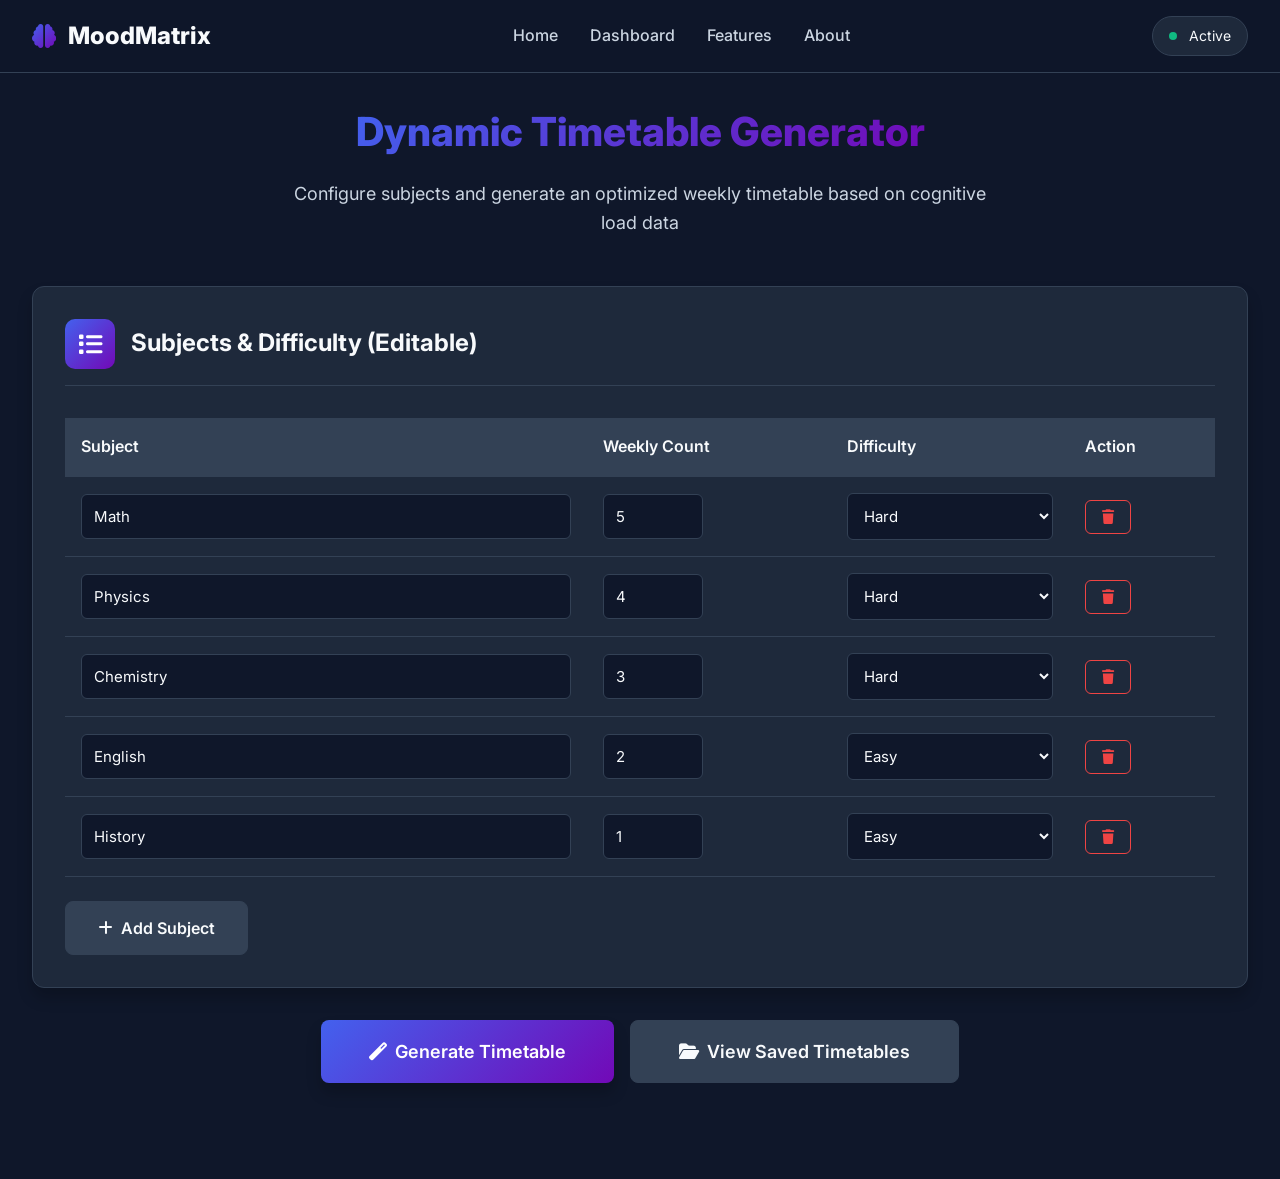
<file: frontend/timetable.html>
<!DOCTYPE html>
<html lang="en">
<head>
  <meta charset="UTF-8" />
  <meta name="viewport" content="width=device-width, initial-scale=1.0"/>
  <title>MoodMatrix - Timetable Generator</title>
  <link href="https://fonts.googleapis.com/css2?family=Inter:wght@300;400;500;600;700;800&display=swap" rel="stylesheet">
  <link rel="stylesheet" href="https://cdnjs.cloudflare.com/ajax/libs/font-awesome/6.4.0/css/all.min.css">
  <link rel="stylesheet" href="timetable.css">
</head>
<body>
  <!-- Navigation -->
  <nav class="navbar">
    <div class="nav-content">
      <div class="logo" onclick="window.location.href='index.html'">
        <i class="fas fa-brain logo-icon"></i>
        MoodMatrix
      </div>
      <ul class="nav-links">
        <li><a href="index.html">Home</a></li>
        <li><a href="index.html#dashboard">Dashboard</a></li>
        <li><a href="#features">Features</a></li>
        <li><a href="#about">About</a></li>
      </ul>
      <div class="status-indicator">
        <div class="status-dot"></div>
        <span>Active</span>
      </div>
    </div>
  </nav>

  <!-- Main Content -->
  <main class="main-content">
    <div class="container">
      <div class="page-header">
        <h1><span class="hero-title-gradient">Dynamic Timetable Generator</span></h1>
        <p class="subtitle">Configure subjects and generate an optimized weekly timetable based on cognitive load data</p>
      </div>

      <!-- Subjects Configuration Card -->
      <div class="config-card">
        <div class="card-header">
          <div class="card-icon">
            <i class="fas fa-list"></i>
          </div>
          <h2>Subjects & Difficulty (Editable)</h2>
        </div>
        
        <div class="subjects-table-container">
          <table class="subjects-table">
            <thead>
              <tr>
                <th>Subject</th>
                <th>Weekly Count</th>
                <th>Difficulty</th>
                <th>Action</th>
              </tr>
            </thead>
            <tbody id="subjectsTableBody">
              <tr>
                <td><input type="text" value="Math" class="subject-input" /></td>
                <td><input type="number" value="5" min="1" max="10" class="count-input" /></td>
                <td>
                  <select class="difficulty-select">
                    <option value="hard" selected>Hard</option>
                    <option value="medium">Medium</option>
                    <option value="easy">Easy</option>
                  </select>
                </td>
                <td><button class="delete-btn" onclick="deleteRow(this)"><i class="fas fa-trash"></i></button></td>
              </tr>
              <tr>
                <td><input type="text" value="Physics" class="subject-input" /></td>
                <td><input type="number" value="4" min="1" max="10" class="count-input" /></td>
                <td>
                  <select class="difficulty-select">
                    <option value="hard" selected>Hard</option>
                    <option value="medium">Medium</option>
                    <option value="easy">Easy</option>
                  </select>
                </td>
                <td><button class="delete-btn" onclick="deleteRow(this)"><i class="fas fa-trash"></i></button></td>
              </tr>
              <tr>
                <td><input type="text" value="Chemistry" class="subject-input" /></td>
                <td><input type="number" value="3" min="1" max="10" class="count-input" /></td>
                <td>
                  <select class="difficulty-select">
                    <option value="hard" selected>Hard</option>
                    <option value="medium">Medium</option>
                    <option value="easy">Easy</option>
                  </select>
                </td>
                <td><button class="delete-btn" onclick="deleteRow(this)"><i class="fas fa-trash"></i></button></td>
              </tr>
              <tr>
                <td><input type="text" value="English" class="subject-input" /></td>
                <td><input type="number" value="2" min="1" max="10" class="count-input" /></td>
                <td>
                  <select class="difficulty-select">
                    <option value="hard">Hard</option>
                    <option value="medium">Medium</option>
                    <option value="easy" selected>Easy</option>
                  </select>
                </td>
                <td><button class="delete-btn" onclick="deleteRow(this)"><i class="fas fa-trash"></i></button></td>
              </tr>
              <tr>
                <td><input type="text" value="History" class="subject-input" /></td>
                <td><input type="number" value="1" min="1" max="10" class="count-input" /></td>
                <td>
                  <select class="difficulty-select">
                    <option value="hard">Hard</option>
                    <option value="medium">Medium</option>
                    <option value="easy" selected>Easy</option>
                  </select>
                </td>
                <td><button class="delete-btn" onclick="deleteRow(this)"><i class="fas fa-trash"></i></button></td>
              </tr>
            </tbody>
          </table>
        </div>

        <button class="btn btn-secondary" onclick="addSubjectRow()">
          <i class="fas fa-plus"></i>
          Add Subject
        </button>
      </div>

      <!-- Generate Button -->
      <div class="action-container">
        <button class="btn btn-primary btn-large" onclick="generateTimetable()">
          <i class="fas fa-magic"></i>
          Generate Timetable
        </button>
        <button class="btn btn-secondary btn-large" onclick="showSavedTimetables()">
          <i class="fas fa-folder-open"></i>
          View Saved Timetables
        </button>
      </div>

      <!-- Loading Indicator -->
      <div id="loadingIndicator" class="loading-indicator" style="display: none;">
        <div class="spinner"></div>
        <p>Generating optimized timetable...</p>
      </div>

      <!-- Error Message -->
      <div id="errorMessage" class="error-message" style="display: none;">
        <i class="fas fa-exclamation-circle"></i>
        <span id="errorText"></span>
      </div>

      <!-- Timetable Display Card -->
      <div id="timetableCard" class="timetable-card" style="display: none;">
        <div class="card-header">
          <div class="card-icon">
            <i class="fas fa-calendar-alt"></i>
          </div>
          <h2>Generated Weekly Timetable</h2>
          <button class="btn btn-primary" onclick="saveTimetable()" style="margin-left: auto; display: inline-flex;">
            <i class="fas fa-save"></i>
            Save Timetable
          </button>
        </div>
        
        <div class="timetable-container">
          <table class="timetable" id="timetableDisplay">
            <!-- Timetable will be generated here -->
          </table>
        </div>

        <!-- Summary Section -->
        <!-- <div class="summary-section" id="summarySection"> -->
          <!-- Summary will be displayed here -->
        <!-- </div> -->
      </div>

      <!-- Saved Timetables View -->
      <div id="savedTimetablesCard" class="timetable-card" style="display: none;">
        <div class="card-header">
          <div class="card-icon">
            <i class="fas fa-archive"></i>
          </div>
          <h2>Saved Timetables</h2>
          <button class="btn btn-secondary" onclick="closeSavedTimetables()" style="margin-left: auto;">
            <i class="fas fa-times"></i>
            Close
          </button>
        </div>
        
        <div id="savedTimetablesList">
          <!-- Saved timetables will be displayed here -->
        </div>
      </div>
    </div>
  </main>

  <!-- Save Timetable Modal -->
  <div id="saveModal" class="modal" style="display: none;">
    <div class="modal-content">
      <div class="modal-header">
        <h3>Save Timetable</h3>
        <button class="close-modal" onclick="closeSaveModal()">
          <i class="fas fa-times"></i>
        </button>
      </div>
      <div class="modal-body">
        <label for="timetableName">Timetable Name:</label>
        <input type="text" id="timetableName" class="modal-input" placeholder="e.g., Spring 2024 Schedule" />
      </div>
      <div class="modal-footer">
        <button class="btn btn-secondary" onclick="closeSaveModal()">Cancel</button>
        <button class="btn btn-primary" onclick="confirmSaveTimetable()">
          <i class="fas fa-save"></i>
          Save
        </button>
      </div>
    </div>
  </div>

  <script>
    let currentTimetableData = null;
    let currentSubjects = null;

    function deleteRow(btn) {
      const row = btn.closest('tr');
      const tbody = row.parentElement;
      if (tbody.children.length > 1) {
        row.remove();
      } else {
        alert('You must have at least one subject!');
      }
    }

    function addSubjectRow() {
      const tbody = document.getElementById('subjectsTableBody');
      const newRow = document.createElement('tr');
      newRow.innerHTML = `
        <td><input type="text" value="New Subject" class="subject-input" /></td>
        <td><input type="number" value="1" min="1" max="10" class="count-input" /></td>
        <td>
          <select class="difficulty-select">
            <option value="hard">Hard</option>
            <option value="medium" selected>Medium</option>
            <option value="easy">Easy</option>
          </select>
        </td>
        <td><button class="delete-btn" onclick="deleteRow(this)"><i class="fas fa-trash"></i></button></td>
      `;
      tbody.appendChild(newRow);
    }

    function collectSubjectsFromTable() {
      const rows = document.querySelectorAll('#subjectsTableBody tr');
      const subjects = [];
      
      rows.forEach(row => {
        const nameInput = row.querySelector('.subject-input');
        const countInput = row.querySelector('.count-input');
        const difficultySelect = row.querySelector('.difficulty-select');
        
        const name = nameInput.value.trim();
        const count = parseInt(countInput.value);
        const difficulty = difficultySelect.value;
        
        if (name && count > 0) {
          subjects.push({
            name: name,
            count: count,
            difficulty: difficulty
          });
        }
      });
      
      return subjects;
    }

    async function generateTimetable() {
      const loadingIndicator = document.getElementById('loadingIndicator');
      const errorMessage = document.getElementById('errorMessage');
      const timetableCard = document.getElementById('timetableCard');
      const savedTimetablesCard = document.getElementById('savedTimetablesCard');

      // Collect subjects from the table
      const subjects = collectSubjectsFromTable();
      
      if (subjects.length === 0) {
        alert('Please add at least one subject!');
        return;
      }

      // Hide previous results
      timetableCard.style.display = 'none';
      savedTimetablesCard.style.display = 'none';
      errorMessage.style.display = 'none';
      loadingIndicator.style.display = 'flex';

      try {
        const response = await fetch('http://localhost:8000/timetable/generate-timetable-custom', {
          method: 'POST',
          headers: {
            'Content-Type': 'application/json',
          },
          body: JSON.stringify({ subjects: subjects })
        });
        
        if (!response.ok) {
          throw new Error(`HTTP error! status: ${response.status}`);
        }

        const data = await response.json();
        currentTimetableData = data.timetable;
        currentSubjects = subjects;
        
        displayTimetable(data);
        
        loadingIndicator.style.display = 'none';
        timetableCard.style.display = 'block';
        
        // Smooth scroll to timetable
        setTimeout(() => {
          timetableCard.scrollIntoView({ behavior: 'smooth', block: 'start' });
        }, 100);

      } catch (error) {
        loadingIndicator.style.display = 'none';
        errorMessage.style.display = 'flex';
        document.getElementById('errorText').textContent = `Error: ${error.message}. Make sure the backend server is running on http://localhost:8000`;
      }
    }

    function displayTimetable(data) {
      const timetable = data.timetable;
    //   const summary = data.summary;
      const tableElement = document.getElementById('timetableDisplay');
      
      // Get all unique time slots from all days
      const days = Object.keys(timetable);
      let allTimeSlots = new Set();
      
      days.forEach(day => {
        Object.keys(timetable[day]).forEach(slot => allTimeSlots.add(slot));
      });
      
      // Sort time slots in ascending order
      const timeSlots = Array.from(allTimeSlots).sort((a, b) => {
        const parseTime = (timeSlot) => {
          const startTime = timeSlot.split('-')[0].trim();
          const [hours, minutes] = startTime.split(':').map(Number);
          return hours * 60 + minutes;
        };
        return parseTime(a) - parseTime(b);
      });
      
      // Build table HTML
      let html = '<thead><tr><th class="day-header">Day / Time</th>';
      timeSlots.forEach(slot => {
        html += `<th class="time-header">${slot}</th>`;
      });
      html += '</tr></thead><tbody>';
      
      // Add rows for each day
      days.forEach(day => {
        html += `<tr><td class="day-cell">${day}</td>`;
        timeSlots.forEach(slot => {
          const subject = timetable[day][slot] || 'Free';
          const cellClass = subject === 'Self/Revision' ? 'revision-cell' : 'subject-cell';
          html += `<td class="${cellClass}">${subject}</td>`;
        });
        html += '</tr>';
      });
      
      html += '</tbody>';
      tableElement.innerHTML = html;
      
      // Display summary
    //   displaySummary(summary);
    }

    function displaySummary(summary) {
      const summarySection = document.getElementById('summarySection');
      
      let html = '<h3><i class="fas fa-chart-pie"></i> Summary</h3>';
      html += '<div class="summary-grid">';
      
      html += `
        <div class="summary-item">
          <div class="summary-label">Total Slots</div>
          <div class="summary-value">${summary.total_slots}</div>
        </div>
      `;
      
      // Display subjects assigned
      html += '<div class="summary-item full-width">';
      html += '<div class="summary-label">Subjects Distribution</div>';
      html += '<div class="subjects-list">';
      for (const [subject, count] of Object.entries(summary.subjects_assigned)) {
        html += `<span class="subject-badge">${subject}: ${count}x per week</span>`;
      }
      html += '</div></div>';
      
      // Display remaining subjects if any
      if (Object.keys(summary.remaining_subjects).length > 0) {
        html += '<div class="summary-item full-width remaining">';
        html += '<div class="summary-label"><i class="fas fa-info-circle"></i> Remaining Slots</div>';
        html += '<div class="subjects-list">';
        for (const [subject, count] of Object.entries(summary.remaining_subjects)) {
          html += `<span class="subject-badge remaining">${subject}: ${count} slot(s) remaining</span>`;
        }
        html += '</div></div>';
      }
      
      // Display subjects per day breakdown
      if (summary.subjects_per_day) {
        html += '<div class="summary-item full-width">';
        html += '<div class="summary-label">Daily Subject Distribution</div>';
        html += '<div class="daily-breakdown">';
        for (const [day, subjects] of Object.entries(summary.subjects_per_day)) {
          html += `<div class="day-subjects"><strong>${day}:</strong> ${subjects.join(', ')}</div>`;
        }
        html += '</div></div>';
      }
      
      html += '</div>';
      summarySection.innerHTML = html;
    }

    function saveTimetable() {
      if (!currentTimetableData) {
        alert('No timetable to save!');
        return;
      }
      document.getElementById('saveModal').style.display = 'flex';
      document.getElementById('timetableName').value = '';
      document.getElementById('timetableName').focus();
    }

    function closeSaveModal() {
      document.getElementById('saveModal').style.display = 'none';
    }

    async function confirmSaveTimetable() {
      const name = document.getElementById('timetableName').value.trim();
      
      if (!name) {
        alert('Please enter a name for the timetable!');
        return;
      }

      try {
        const response = await fetch('http://localhost:8000/timetable/save-timetable', {
          method: 'POST',
          headers: {
            'Content-Type': 'application/json',
          },
          body: JSON.stringify({
            name: name,
            timetable: currentTimetableData,
            subjects: currentSubjects,
            created_at: new Date().toISOString()
          })
        });

        if (!response.ok) {
          throw new Error(`HTTP error! status: ${response.status}`);
        }

        const result = await response.json();
        
        closeSaveModal();
        alert('Timetable saved successfully!');
        
      } catch (error) {
        alert(`Error saving timetable: ${error.message}`);
      }
    }

    async function showSavedTimetables() {
      const timetableCard = document.getElementById('timetableCard');
      const savedTimetablesCard = document.getElementById('savedTimetablesCard');
      const loadingIndicator = document.getElementById('loadingIndicator');
      
      timetableCard.style.display = 'none';
      loadingIndicator.style.display = 'flex';

      try {
        const response = await fetch('http://localhost:8000/timetable/saved-timetables');
        
        if (!response.ok) {
          throw new Error(`HTTP error! status: ${response.status}`);
        }

        const data = await response.json();
        
        loadingIndicator.style.display = 'none';
        displaySavedTimetables(data.timetables || []);
        savedTimetablesCard.style.display = 'block';
        
        setTimeout(() => {
          savedTimetablesCard.scrollIntoView({ behavior: 'smooth', block: 'start' });
        }, 100);

      } catch (error) {
        loadingIndicator.style.display = 'none';
        alert(`Error loading saved timetables: ${error.message}`);
      }
    }

    function displaySavedTimetables(timetables) {
      const container = document.getElementById('savedTimetablesList');
      
      if (timetables.length === 0) {
        container.innerHTML = '<div class="no-timetables"><i class="fas fa-inbox"></i><p>No saved timetables yet</p></div>';
        return;
      }

      let html = '<div class="saved-timetables-grid">';
      
      timetables.reverse().forEach(tt => {
        const date = new Date(tt.created_at).toLocaleDateString('en-US', {
          year: 'numeric',
          month: 'short',
          day: 'numeric'
        });
        
        html += `
          <div class="saved-timetable-item">
            <div class="saved-timetable-header">
              <h4>${tt.name}</h4>
              <button class="delete-saved-btn" onclick="deleteSavedTimetable(${tt.id})">
                <i class="fas fa-trash"></i>
              </button>
            </div>
            <div class="saved-timetable-meta">
              <span><i class="fas fa-calendar"></i> ${date}</span>
              <span><i class="fas fa-book"></i> ${tt.subjects.length} subjects</span>
            </div>
            <button class="btn btn-secondary btn-sm" onclick="viewSavedTimetable(${tt.id})">
              <i class="fas fa-eye"></i>
              View Timetable
            </button>
          </div>
        `;
      });
      
      html += '</div>';
      container.innerHTML = html;
    }

    async function viewSavedTimetable(id) {
      try {
        const response = await fetch('http://localhost:8000/timetable/saved-timetables');
        const data = await response.json();
        
        const timetable = data.timetables.find(tt => tt.id === id);
        
        if (timetable) {
          currentTimetableData = timetable.timetable;
          currentSubjects = timetable.subjects;
          
          displayTimetable({
            timetable: timetable.timetable,
            summary: {
              total_slots: Object.values(timetable.timetable).reduce((sum, day) => sum + Object.keys(day).length, 0),
              subjects_assigned: timetable.subjects.reduce((acc, s) => {
                acc[s.name] = s.count;
                return acc;
              }, {}),
              remaining_subjects: {},
              subjects_per_day: Object.entries(timetable.timetable).reduce((acc, [day, slots]) => {
                acc[day] = [...new Set(Object.values(slots).filter(s => s !== 'Self/Revision'))];
                return acc;
              }, {})
            }
          });
          
          document.getElementById('savedTimetablesCard').style.display = 'none';
          document.getElementById('timetableCard').style.display = 'block';
          
          setTimeout(() => {
            document.getElementById('timetableCard').scrollIntoView({ behavior: 'smooth', block: 'start' });
          }, 100);
        }
        
      } catch (error) {
        alert(`Error loading timetable: ${error.message}`);
      }
    }

    async function deleteSavedTimetable(id) {
      if (!confirm('Are you sure you want to delete this timetable?')) {
        return;
      }

      try {
        const response = await fetch(`http://localhost:8000/timetable/saved-timetables/${id}`, {
          method: 'DELETE'
        });

        if (!response.ok) {
          throw new Error(`HTTP error! status: ${response.status}`);
        }

        // Refresh the list
        showSavedTimetables();
        
      } catch (error) {
        alert(`Error deleting timetable: ${error.message}`);
      }
    }

    function closeSavedTimetables() {
      document.getElementById('savedTimetablesCard').style.display = 'none';
    }

    // Close modal when clicking outside
    window.onclick = function(event) {
      const modal = document.getElementById('saveModal');
      if (event.target === modal) {
        closeSaveModal();
      }
    }
  </script>
</body>
</html>
</file>
<file: frontend/timetable.css>
* {
    margin: 0;
    padding: 0;
    box-sizing: border-box;
}

:root {
    --primary: #4361ee;
    --primary-dark: #3a56d4;
    --secondary: #7209b7;
    --accent: #06d6a0;
    --accent-dark: #05b989;
    --dark-bg: #0f172a;
    --card-bg: #1e293b;
    --card-bg-light: #334155;
    --text-primary: #f8fafc;
    --text-secondary: #cbd5e1;
    --text-muted: #94a3b8;
    --border: #334155;
    --success: #10b981;
    --warning: #f59e0b;
    --danger: #ef4444;
    --info: #3b82f6;
    --shadow-sm: 0 4px 6px rgba(0, 0, 0, 0.1);
    --shadow-md: 0 10px 15px rgba(0, 0, 0, 0.2);
    --shadow-lg: 0 20px 25px rgba(0, 0, 0, 0.25);
    --gradient-primary: linear-gradient(135deg, var(--primary) 0%, var(--secondary) 100%);
    --gradient-accent: linear-gradient(135deg, var(--accent) 0%, #118ab2 100%);
}

body {
    font-family: 'Inter', sans-serif;
    background: var(--dark-bg);
    color: var(--text-primary);
    min-height: 100vh;
    line-height: 1.6;
}

/* Navigation */
.navbar {
    position: fixed;
    top: 0;
    left: 0;
    right: 0;
    z-index: 1000;
    background: rgba(15, 23, 42, 0.95);
    backdrop-filter: blur(20px);
    border-bottom: 1px solid var(--border);
    padding: 1rem 0;
}

.nav-content {
    max-width: 1400px;
    margin: 0 auto;
    display: flex;
    justify-content: space-between;
    align-items: center;
    padding: 0 2rem;
}

.logo {
    display: flex;
    align-items: center;
    gap: 0.75rem;
    font-size: 1.5rem;
    font-weight: 800;
    color: var(--text-primary);
    cursor: pointer;
    transition: all 0.3s ease;
}

.logo-icon {
    background: var(--gradient-primary);
    -webkit-background-clip: text;
    -webkit-text-fill-color: transparent;
    background-clip: text;
}

.logo:hover {
    transform: scale(1.02);
}

.nav-links {
    display: flex;
    gap: 2rem;
    list-style: none;
}

.nav-links a {
    color: var(--text-secondary);
    text-decoration: none;
    font-weight: 500;
    transition: all 0.3s ease;
    position: relative;
    padding: 0.5rem 0;
}

.nav-links a:hover {
    color: var(--text-primary);
}

.nav-links a::after {
    content: '';
    position: absolute;
    bottom: 0;
    left: 0;
    width: 0;
    height: 2px;
    background: var(--accent);
    transition: width 0.3s ease;
}

.nav-links a:hover::after {
    width: 100%;
}

.status-indicator {
    display: flex;
    align-items: center;
    gap: 0.75rem;
    padding: 0.5rem 1rem;
    background: var(--card-bg);
    border-radius: 50px;
    border: 1px solid var(--border);
    font-size: 0.875rem;
}

.status-dot {
    width: 8px;
    height: 8px;
    background: var(--success);
    border-radius: 50%;
    animation: pulse 2s infinite;
}

@keyframes pulse {
    0%, 100% {
        transform: scale(1);
        opacity: 1;
    }
    50% {
        transform: scale(1.2);
        opacity: 0.8;
    }
}

/* Main Content */
.main-content {
    padding-top: 100px;
    padding-bottom: 4rem;
    min-height: 100vh;
}

.container {
    max-width: 1400px;
    margin: 0 auto;
    padding: 0 2rem;
}

.page-header {
    text-align: center;
    margin-bottom: 3rem;
}

.page-header h1 {
    font-size: 2.5rem;
    font-weight: 800;
    margin-bottom: 1rem;
}

.hero-title-gradient {
    background: var(--gradient-primary);
    -webkit-background-clip: text;
    -webkit-text-fill-color: transparent;
    background-clip: text;
}

.subtitle {
    font-size: 1.125rem;
    color: var(--text-secondary);
    max-width: 700px;
    margin: 0 auto;
}

/* Config Card */
.config-card {
    background: var(--card-bg);
    border: 1px solid var(--border);
    border-radius: 12px;
    padding: 2rem;
    margin-bottom: 2rem;
    box-shadow: var(--shadow-md);
}

.card-header {
    display: flex;
    align-items: center;
    gap: 1rem;
    margin-bottom: 2rem;
    padding-bottom: 1rem;
    border-bottom: 1px solid var(--border);
}

.card-header h2 {
    font-size: 1.5rem;
    font-weight: 700;
    color: var(--text-primary);
}

.card-icon {
    width: 50px;
    height: 50px;
    background: var(--gradient-primary);
    border-radius: 10px;
    display: flex;
    align-items: center;
    justify-content: center;
    font-size: 1.5rem;
    color: white;
    flex-shrink: 0;
}

.card-header h2,
.card-header h3 {
    font-size: 1.5rem;
    font-weight: 700;
    color: var(--text-primary);
    margin: 0;
}

/* Subjects Table */
.subjects-table-container {
    overflow-x: auto;
    margin-bottom: 1.5rem;
}

.subjects-table {
    width: 100%;
    border-collapse: separate;
    border-spacing: 0;
}

.subjects-table thead {
    background: var(--card-bg-light);
}

.subjects-table th {
    padding: 1rem;
    text-align: left;
    font-weight: 600;
    color: var(--text-primary);
    border-bottom: 2px solid var(--border);
}

.subjects-table td {
    padding: 1rem;
    border-bottom: 1px solid var(--border);
}

.subjects-table tbody tr {
    transition: background 0.2s ease;
}

.subjects-table tbody tr:hover {
    background: var(--card-bg-light);
}

.subject-input,
.count-input {
    width: 100%;
    padding: 0.75rem;
    background: var(--dark-bg);
    border: 1px solid var(--border);
    border-radius: 6px;
    color: var(--text-primary);
    font-family: inherit;
    font-size: 0.9375rem;
    transition: all 0.3s ease;
}

.subject-input:focus,
.count-input:focus {
    outline: none;
    border-color: var(--primary);
    box-shadow: 0 0 0 3px rgba(67, 97, 238, 0.1);
}

.count-input {
    max-width: 100px;
}

.difficulty-select {
    width: 100%;
    padding: 0.75rem;
    background: var(--dark-bg);
    border: 1px solid var(--border);
    border-radius: 6px;
    color: var(--text-primary);
    font-family: inherit;
    font-size: 0.9375rem;
    cursor: pointer;
    transition: all 0.3s ease;
}

.difficulty-select:focus {
    outline: none;
    border-color: var(--primary);
    box-shadow: 0 0 0 3px rgba(67, 97, 238, 0.1);
}

.delete-btn {
    padding: 0.5rem 1rem;
    background: transparent;
    border: 1px solid var(--danger);
    color: var(--danger);
    border-radius: 6px;
    cursor: pointer;
    transition: all 0.3s ease;
    font-size: 0.875rem;
}

.delete-btn:hover {
    background: var(--danger);
    color: white;
}

/* Buttons */
.btn {
    padding: 1rem 2rem;
    border: none;
    border-radius: 8px;
    font-size: 1rem;
    font-weight: 600;
    cursor: pointer;
    transition: all 0.3s ease;
    display: inline-flex;
    align-items: center;
    gap: 0.5rem;
    text-decoration: none;
    font-family: inherit;
}

.btn-primary {
    background: var(--gradient-primary);
    color: white;
    box-shadow: var(--shadow-md);
}

.btn-primary:hover {
    transform: translateY(-3px);
    box-shadow: var(--shadow-lg);
}

.btn-secondary {
    background: var(--card-bg-light);
    color: var(--text-primary);
    border: 1px solid var(--border);
}

.btn-secondary:hover {
    background: var(--primary);
    border-color: var(--primary);
    transform: translateY(-2px);
}

.btn-large {
    padding: 1.25rem 3rem;
    font-size: 1.125rem;
}

/* Action Container */
.action-container {
    text-align: center;
    margin: 2rem 0;
    display: flex;
    gap: 1rem;
    justify-content: center;
    flex-wrap: wrap;
}

/* Modal */
.modal {
    position: fixed;
    top: 0;
    left: 0;
    width: 100%;
    height: 100%;
    background: rgba(0, 0, 0, 0.7);
    backdrop-filter: blur(5px);
    z-index: 2000;
    display: flex;
    align-items: center;
    justify-content: center;
    animation: fadeIn 0.3s ease;
}

.modal-content {
    background: var(--card-bg);
    border: 1px solid var(--border);
    border-radius: 12px;
    max-width: 500px;
    width: 90%;
    box-shadow: var(--shadow-lg);
    animation: slideUp 0.3s ease;
}

@keyframes slideUp {
    from {
        transform: translateY(50px);
        opacity: 0;
    }
    to {
        transform: translateY(0);
        opacity: 1;
    }
}

.modal-header {
    padding: 1.5rem;
    border-bottom: 1px solid var(--border);
    display: flex;
    justify-content: space-between;
    align-items: center;
}

.modal-header h3 {
    font-size: 1.25rem;
    font-weight: 700;
    color: var(--text-primary);
}

.close-modal {
    background: none;
    border: none;
    color: var(--text-muted);
    font-size: 1.5rem;
    cursor: pointer;
    transition: color 0.3s ease;
    padding: 0.5rem;
}

.close-modal:hover {
    color: var(--text-primary);
}

.modal-body {
    padding: 2rem 1.5rem;
}

.modal-body label {
    display: block;
    margin-bottom: 0.5rem;
    font-weight: 500;
    color: var(--text-primary);
}

.modal-input {
    width: 100%;
    padding: 0.75rem;
    background: var(--dark-bg);
    border: 1px solid var(--border);
    border-radius: 6px;
    color: var(--text-primary);
    font-family: inherit;
    font-size: 1rem;
}

.modal-input:focus {
    outline: none;
    border-color: var(--primary);
    box-shadow: 0 0 0 3px rgba(67, 97, 238, 0.1);
}

.modal-footer {
    padding: 1.5rem;
    border-top: 1px solid var(--border);
    display: flex;
    gap: 1rem;
    justify-content: flex-end;
}

/* Saved Timetables */
.saved-timetables-grid {
    display: grid;
    grid-template-columns: repeat(auto-fill, minmax(300px, 1fr));
    gap: 1.5rem;
    padding: 2rem 0;
}

.saved-timetable-item {
    background: var(--card-bg-light);
    border: 1px solid var(--border);
    border-radius: 12px;
    padding: 1.5rem;
    transition: all 0.3s ease;
}

.saved-timetable-item:hover {
    transform: translateY(-5px);
    box-shadow: var(--shadow-md);
    border-color: var(--primary);
}

.saved-timetable-header {
    display: flex;
    justify-content: space-between;
    align-items: start;
    margin-bottom: 1rem;
}

.saved-timetable-header h4 {
    font-size: 1.125rem;
    font-weight: 600;
    color: var(--text-primary);
    margin: 0;
    flex: 1;
}

.delete-saved-btn {
    background: transparent;
    border: 1px solid var(--danger);
    color: var(--danger);
    padding: 0.5rem;
    border-radius: 6px;
    cursor: pointer;
    transition: all 0.3s ease;
    font-size: 0.875rem;
    width: 36px;
    height: 36px;
    display: flex;
    align-items: center;
    justify-content: center;
}

.delete-saved-btn:hover {
    background: var(--danger);
    color: white;
}

.saved-timetable-meta {
    display: flex;
    gap: 1rem;
    margin-bottom: 1rem;
    color: var(--text-muted);
    font-size: 0.875rem;
}

.saved-timetable-meta span {
    display: flex;
    align-items: center;
    gap: 0.5rem;
}

.btn-sm {
    padding: 0.5rem 1rem;
    font-size: 0.875rem;
}

.no-timetables {
    text-align: center;
    padding: 4rem 2rem;
    color: var(--text-muted);
}

.no-timetables i {
    font-size: 4rem;
    margin-bottom: 1rem;
    opacity: 0.5;
}

.no-timetables p {
    font-size: 1.125rem;
}

/* Loading Indicator */
.loading-indicator {
    display: flex;
    flex-direction: column;
    align-items: center;
    gap: 1rem;
    padding: 3rem;
    background: var(--card-bg);
    border: 1px solid var(--border);
    border-radius: 12px;
    margin: 2rem 0;
}

.spinner {
    width: 50px;
    height: 50px;
    border: 4px solid var(--border);
    border-top-color: var(--primary);
    border-radius: 50%;
    animation: spin 1s linear infinite;
}

@keyframes spin {
    to {
        transform: rotate(360deg);
    }
}

/* Error Message */
.error-message {
    display: flex;
    align-items: center;
    gap: 1rem;
    padding: 1.5rem;
    background: rgba(239, 68, 68, 0.1);
    border: 1px solid var(--danger);
    border-radius: 8px;
    color: var(--danger);
    margin: 2rem 0;
}

.error-message i {
    font-size: 1.5rem;
}

/* Timetable Card */
.timetable-card {
    background: var(--card-bg);
    border: 1px solid var(--border);
    border-radius: 12px;
    padding: 2rem;
    margin-top: 2rem;
    box-shadow: var(--shadow-md);
    animation: fadeIn 0.5s ease;
}

@keyframes fadeIn {
    from {
        opacity: 0;
        transform: translateY(20px);
    }
    to {
        opacity: 1;
        transform: translateY(0);
    }
}

.timetable-container {
    overflow-x: auto;
    margin: 2rem 0;
}

.timetable {
    width: 100%;
    border-collapse: separate;
    border-spacing: 0;
    border: 1px solid var(--border);
    border-radius: 8px;
    overflow: hidden;
}

.timetable thead {
    background: var(--card-bg-light);
}

.timetable th {
    padding: 1rem;
    font-weight: 600;
    color: var(--text-primary);
    text-align: center;
    border-bottom: 2px solid var(--border);
}

.day-header {
    background: var(--gradient-primary);
    color: white !important;
    text-align: left !important;
    min-width: 120px;
}

.time-header {
    min-width: 120px;
    font-size: 0.875rem;
}

.timetable td {
    padding: 1rem;
    text-align: center;
    border-bottom: 1px solid var(--border);
    border-right: 1px solid var(--border);
    transition: all 0.2s ease;
}

.timetable td:last-child {
    border-right: none;
}

.timetable tbody tr:last-child td {
    border-bottom: none;
}

.day-cell {
    font-weight: 600;
    background: var(--card-bg-light);
    color: var(--primary);
    text-align: left !important;
    border-right: 2px solid var(--border) !important;
}

.subject-cell {
    background: rgba(67, 97, 238, 0.1);
    color: var(--text-primary);
    font-weight: 500;
}

.subject-cell:hover {
    background: rgba(67, 97, 238, 0.2);
    transform: scale(1.02);
}

.revision-cell {
    background: rgba(148, 163, 184, 0.1);
    color: var(--text-muted);
    font-style: italic;
}

/* Summary Section */
.summary-section {
    margin-top: 2rem;
    padding-top: 2rem;
    border-top: 2px solid var(--border);
}

.summary-section h3 {
    font-size: 1.25rem;
    font-weight: 700;
    color: var(--text-primary);
    margin-bottom: 1.5rem;
    display: flex;
    align-items: center;
    gap: 0.75rem;
}

.summary-grid {
    display: grid;
    grid-template-columns: repeat(auto-fit, minmax(200px, 1fr));
    gap: 1.5rem;
}

.summary-item {
    background: var(--card-bg-light);
    padding: 1.5rem;
    border-radius: 8px;
    border: 1px solid var(--border);
}

.summary-item.full-width {
    grid-column: 1 / -1;
}

.summary-item.remaining {
    background: rgba(245, 158, 11, 0.1);
    border-color: var(--warning);
}

.summary-label {
    font-size: 0.875rem;
    color: var(--text-muted);
    margin-bottom: 0.5rem;
    font-weight: 500;
}

.summary-value {
    font-size: 2rem;
    font-weight: 700;
    color: var(--primary);
}

.subjects-list {
    display: flex;
    flex-wrap: wrap;
    gap: 0.75rem;
    margin-top: 0.75rem;
}

.subject-badge {
    padding: 0.5rem 1rem;
    background: var(--primary);
    color: white;
    border-radius: 20px;
    font-size: 0.875rem;
    font-weight: 500;
}

.subject-badge.remaining {
    background: var(--warning);
}

.daily-breakdown {
    margin-top: 0.75rem;
}

.day-subjects {
    padding: 0.75rem;
    background: var(--dark-bg);
    border-radius: 6px;
    margin-bottom: 0.5rem;
    color: var(--text-secondary);
}

.day-subjects strong {
    color: var(--primary);
    margin-right: 0.5rem;
}

/* Responsive Design */
@media (max-width: 768px) {
    .nav-content {
        padding: 0 1rem;
    }

    .nav-links {
        display: none;
    }

    .container {
        padding: 0 1rem;
    }

    .page-header h1 {
        font-size: 2rem;
    }

    .config-card,
    .timetable-card {
        padding: 1.5rem;
    }

    .subjects-table th,
    .subjects-table td {
        padding: 0.75rem 0.5rem;
        font-size: 0.875rem;
    }

    .count-input {
        max-width: 70px;
    }

    .btn-large {
        padding: 1rem 2rem;
        font-size: 1rem;
    }

    .summary-grid {
        grid-template-columns: 1fr;
    }

    .timetable th,
    .timetable td {
        padding: 0.75rem 0.5rem;
        font-size: 0.875rem;
    }
}

/* Scrollbar Styling */
::-webkit-scrollbar {
    width: 8px;
    height: 8px;
}

::-webkit-scrollbar-track {
    background: var(--card-bg-light);
    border-radius: 10px;
}

::-webkit-scrollbar-thumb {
    background: var(--primary);
    border-radius: 10px;
}

::-webkit-scrollbar-thumb:hover {
    background: var(--primary-dark);
}
</file>
